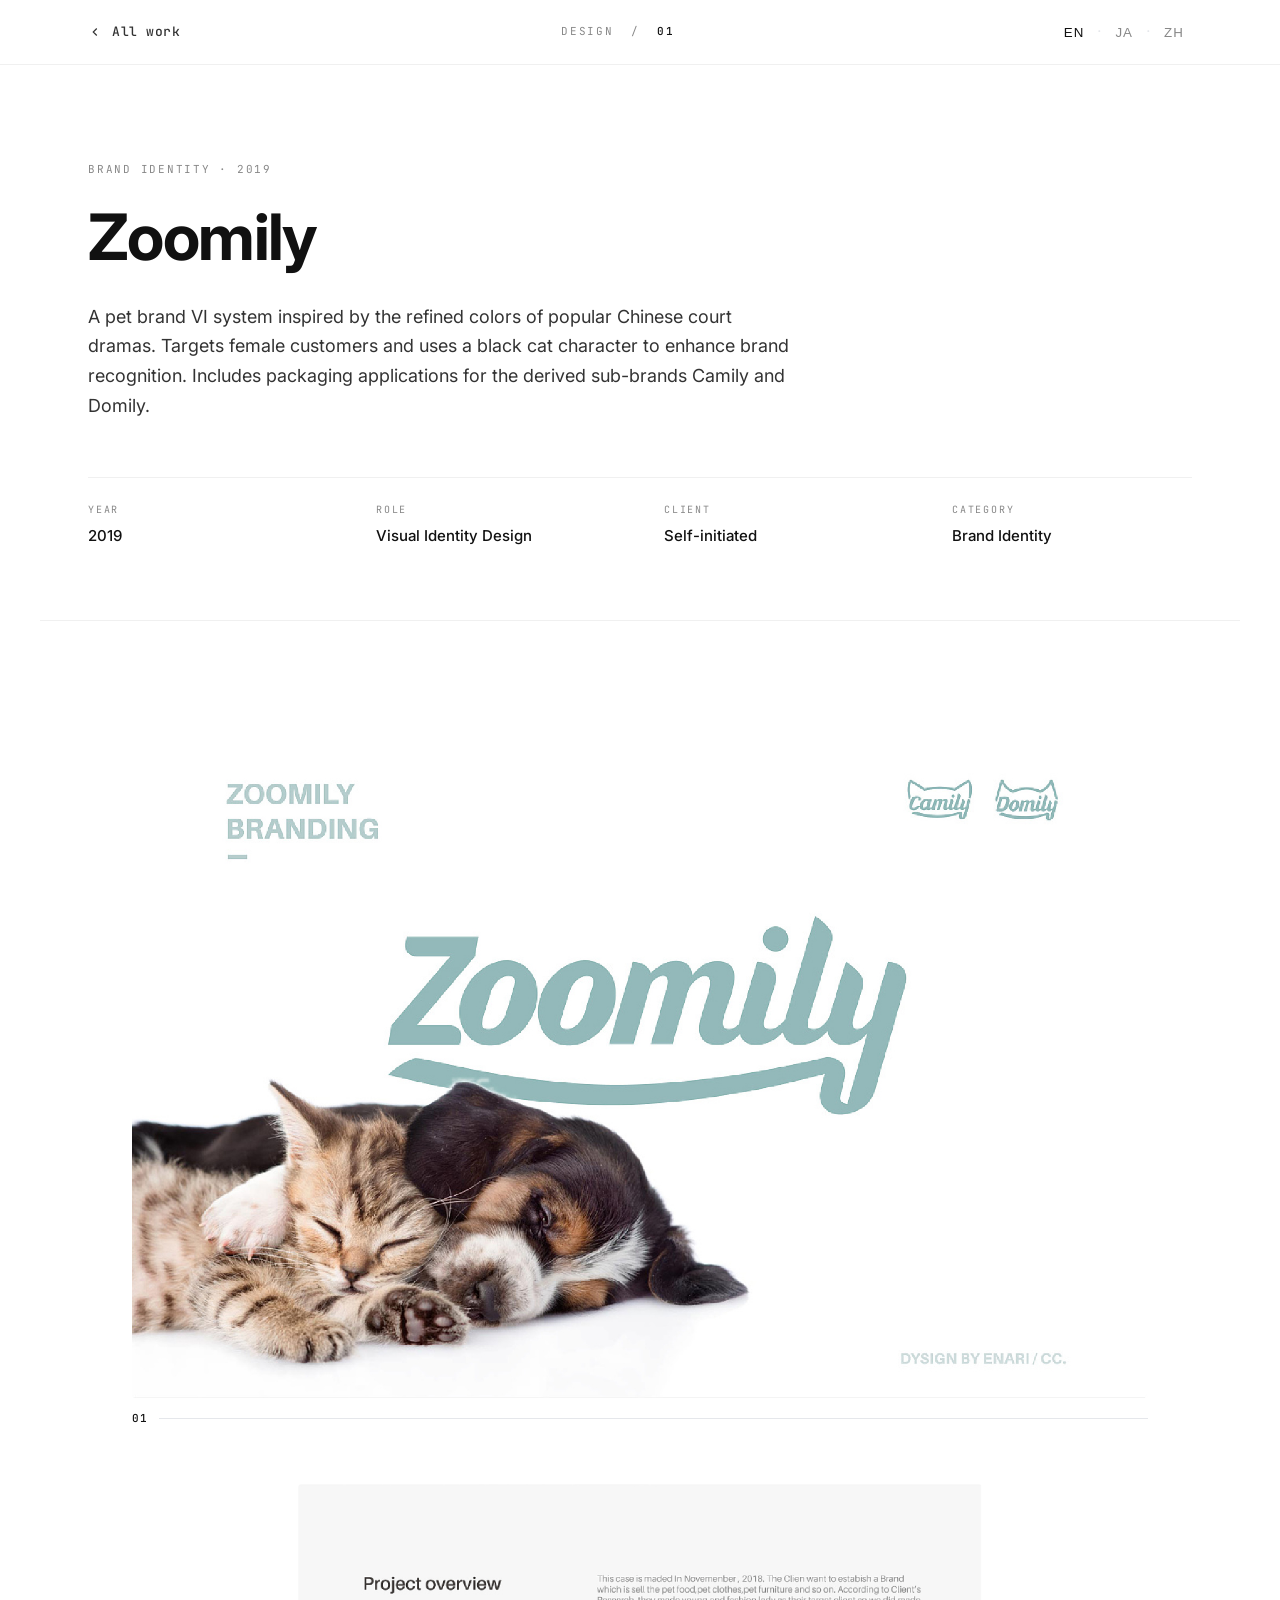
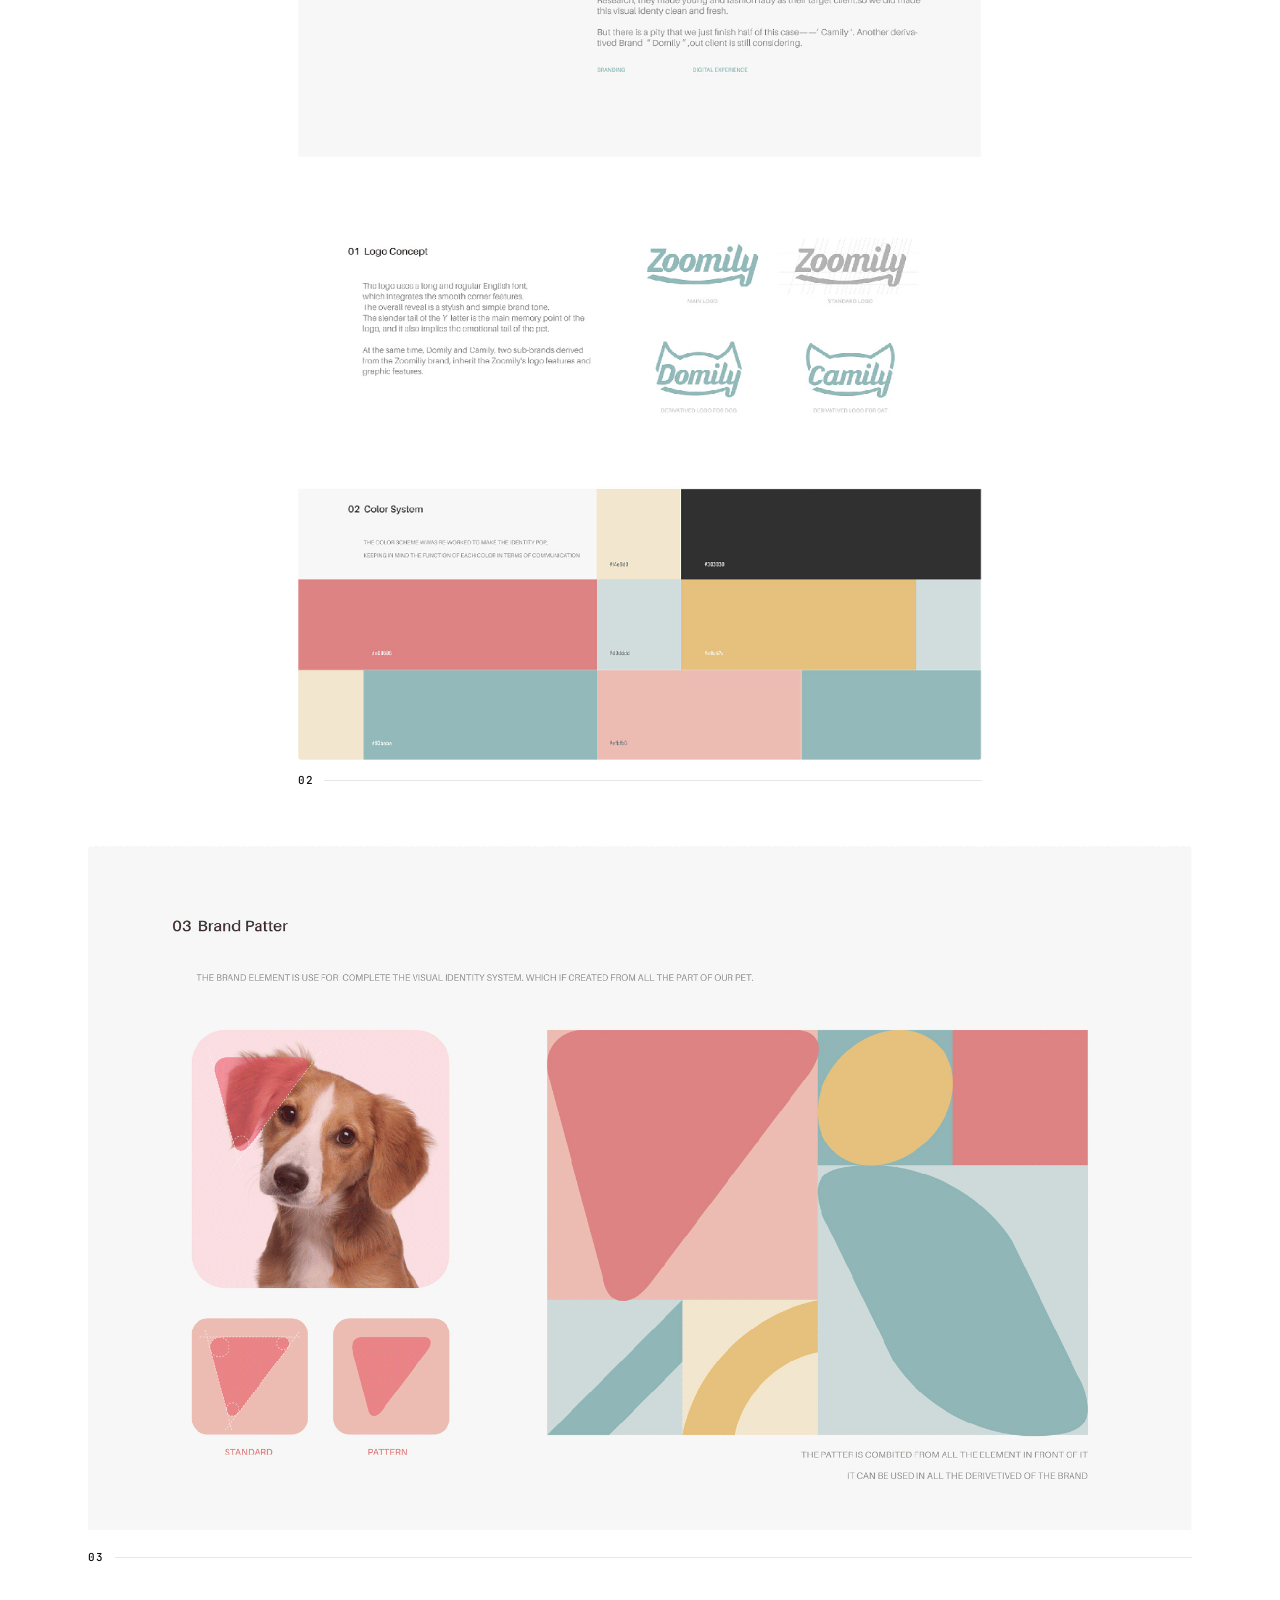
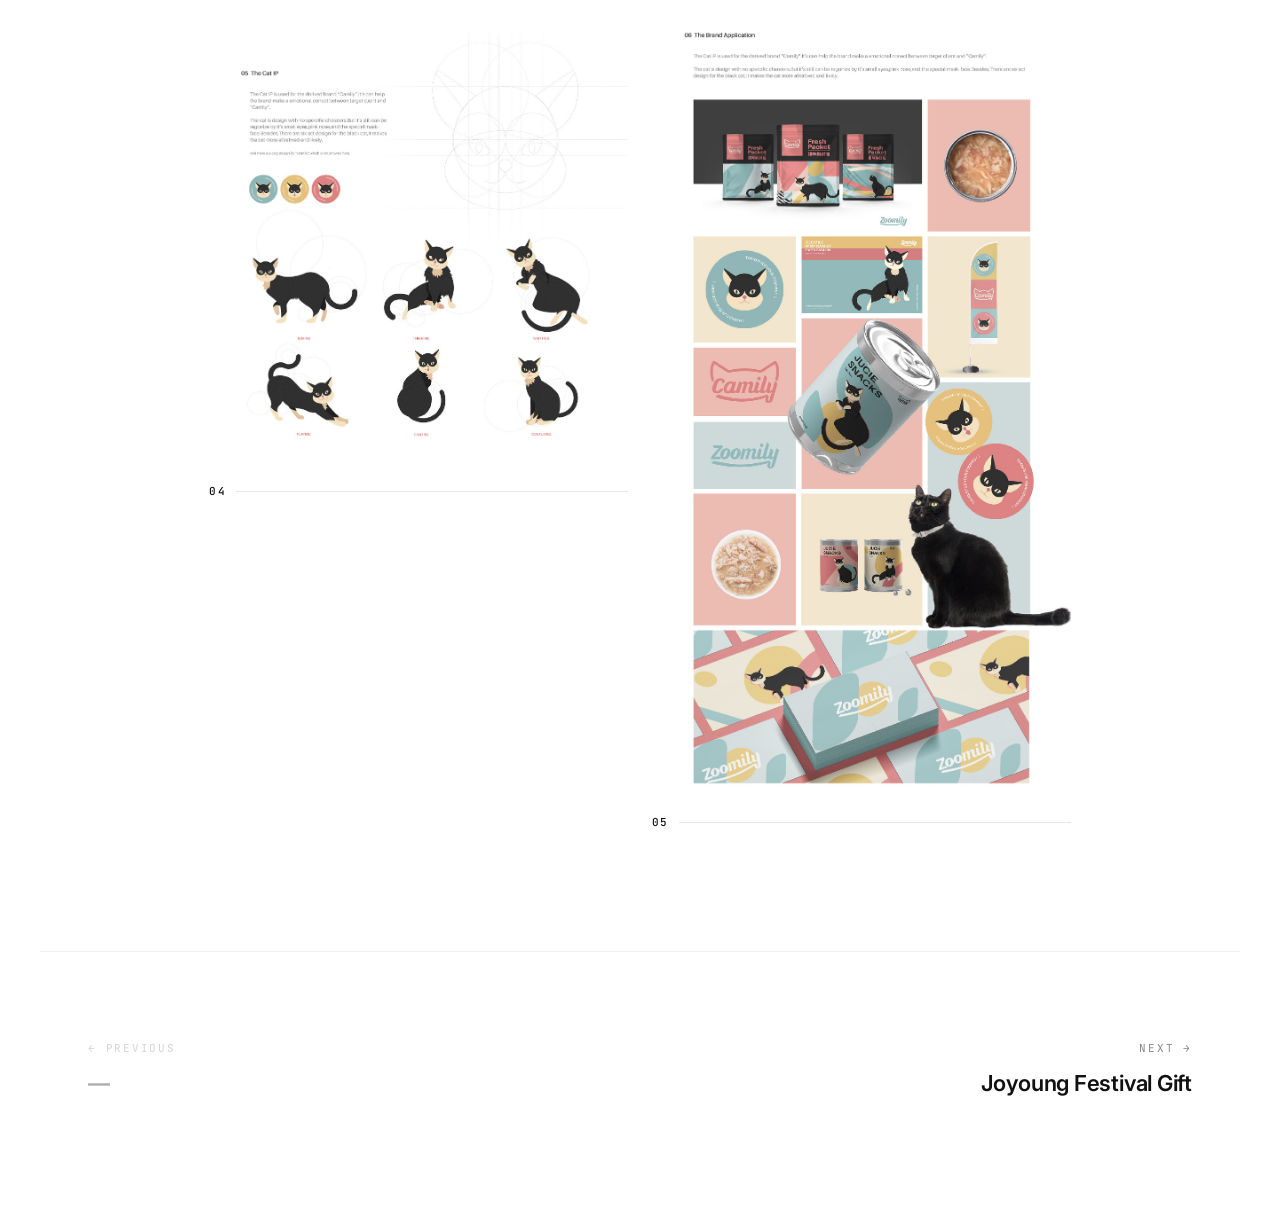
<file: project.html>
<!DOCTYPE html>
<html lang="en">
<head>
<meta charset="utf-8" />
<meta name="viewport" content="width=device-width, initial-scale=1" />
<title>Project — Cheng Jiang</title>

<link rel="preconnect" href="https://fonts.googleapis.com">
<link rel="preconnect" href="https://fonts.gstatic.com" crossorigin>
<link href="https://fonts.googleapis.com/css2?family=Inter:wght@400;500;600;700&family=JetBrains+Mono:wght@400;500&family=Noto+Sans+JP:wght@400;500;600;700&family=Noto+Sans+SC:wght@400;500;600;700&display=swap" rel="stylesheet">

<link rel="stylesheet" href="assets/css/tokens.css">
<link rel="stylesheet" href="assets/css/base.css">
<link rel="stylesheet" href="assets/css/project.css">

<!-- Apply theme before paint to prevent flash. -->
<script>
(function() {
  try {
    const saved = localStorage.getItem('theme');
    const mode = saved || 'auto';
    const sysDark = window.matchMedia && window.matchMedia('(prefers-color-scheme: dark)').matches;
    const resolved = mode === 'auto' ? (sysDark ? 'dark' : 'light') : mode;
    document.documentElement.setAttribute('data-theme', resolved);
    document.documentElement.setAttribute('data-theme-mode', mode);
  } catch (e) {}
})();
</script>
</head>
<body>

<header class="topbar">
  <div class="topbar-inner">
    <a class="back-link" href="index.html#design" id="back-link">
      <svg width="14" height="14" viewBox="0 0 24 24" fill="none" stroke="currentColor" stroke-width="2"><path d="M15 18l-6-6 6-6"/></svg>
      <span data-i18n="back">All work</span>
    </a>
    <div class="crumb">
      <span data-i18n="design">Design</span> &nbsp;/&nbsp; <strong id="crumb-num">01</strong>
    </div>
    <div class="lang-toggle">
      <button data-lang="en">EN</button>
      <span class="sep">·</span>
      <button data-lang="ja">JA</button>
      <span class="sep">·</span>
      <button data-lang="zh">ZH</button>
    </div>
  </div>
</header>

<section class="hero" data-reveal>
  <div class="hero-eyebrow" id="hero-eyebrow"></div>
  <h1 class="hero-title" id="hero-title"></h1>
  <p class="hero-desc" id="hero-desc"></p>
  <div class="hero-meta">
    <div class="meta-item">
      <span class="meta-label" data-i18n="meta_year">Year</span>
      <span class="meta-value" id="meta-year"></span>
    </div>
    <div class="meta-item">
      <span class="meta-label" data-i18n="meta_role">Role</span>
      <span class="meta-value" id="meta-role"></span>
    </div>
    <div class="meta-item">
      <span class="meta-label" data-i18n="meta_client">Client</span>
      <span class="meta-value" id="meta-client"></span>
    </div>
    <div class="meta-item">
      <span class="meta-label" data-i18n="meta_category">Category</span>
      <span class="meta-value" id="meta-cat"></span>
    </div>
  </div>
</section>

<main class="stack" id="stack"></main>

<nav class="nextnav">
  <a class="prev-col" id="prev-link">
    <span class="dir">← <span data-i18n="prev">Previous</span></span>
    <span class="name" id="prev-name"></span>
  </a>
  <a class="next-col" id="next-link">
    <span class="dir"><span data-i18n="next">Next</span> →</span>
    <span class="name" id="next-name"></span>
  </a>
</nav>

<script src="assets/data/projects.js"></script>
<script src="assets/data/i18n-project.js"></script>
<script src="assets/js/project-page.js"></script>

</body>
</html>
</file>
<file: assets/css/tokens.css>
/* Design tokens — colors, fonts, radii, shadows. Light is default; dark
   theme overrides via [data-theme="dark"]. The --glow-* triplet feeds the
   spotlight/trail/lit-card effects so they retune themselves per theme. */

:root {
  /* Light theme (default) */
  --bg:        #ffffff;
  --bg-alt:    #f5f5f5;
  --bg-tag:    #f3f4f6;
  --bg-hover:  #f9fafb;
  --bg-deep:   #0f172a;        /* dark surfaces (dark project thumb) */
  --ink:       #111111;
  --ink-body:  #333333;
  --ink-muted: #888888;
  --ink-tag:   #4b5563;
  --ink-on-deep: #f5f5f5;
  --ink-on-deep-muted: #94a3b8;
  --accent:    #475569;
  --accent-soft: #64748b;
  --border:    #e5e7eb;
  --border-soft: #f0f0f0;
  --border-stronger: #d6dbe2;
  --tooltip-bg: #111;
  --tooltip-fg: #fff;
  --selection-bg: #cbd5e1;
  --selection-fg: #0f172a;
  --sep-pipe:  #d1d5db;
  --shadow-card: 0 2px 8px rgba(0,0,0,0.06);
  --shadow-lift: 0 12px 32px -8px rgba(15,23,42,0.18), 0 4px 12px rgba(15,23,42,0.06);
  --shadow-proj-hover: 0 4px 12px rgba(0,0,0,0.08);
  --thumb-from: #f8fafc;
  --thumb-to:   #e2e8f0;
  --feature-from: #475569;
  --feature-to:   #334155;
  --gallery-img-filter: none;
  --copy-success: #16a34a;
  /* Glow color used by spotlight, trail, card lit-state — warm orange in light */
  --glow-r: 255;
  --glow-g: 170;
  --glow-b: 80;
  --radius-card: 8px;
  --radius-tag:  4px;
  --radius-img:  12px;
  --font-sans:   'Inter', 'Noto Sans JP', 'Noto Sans SC', system-ui, -apple-system, sans-serif;
  --font-cjk:    'Noto Sans JP', 'Noto Sans SC', 'Inter', system-ui, sans-serif;
  --font-mono:   'JetBrains Mono', 'SF Mono', Menlo, Consolas, monospace;
}

/* Dark theme — cool blue-gray, gentle contrast, glow shifts to soft cyan-blue */
:root[data-theme="dark"] {
  --bg:        #0f1419;
  --bg-alt:    #161c23;
  --bg-tag:    #1a222b;
  --bg-hover:  #182029;
  --bg-deep:   #060a0e;
  --ink:       #e8eef5;
  --ink-body:  #b8c2cf;
  --ink-muted: #6b7785;
  --ink-tag:   #94a3b8;
  --ink-on-deep: #e8eef5;
  --ink-on-deep-muted: #6b7785;
  --accent:    #a8c5e0;
  --accent-soft: #7d9cba;
  --border:    #232c36;
  --border-soft: #1a222b;
  --border-stronger: #2d3845;
  --tooltip-bg: #e8eef5;
  --tooltip-fg: #0f1419;
  --selection-bg: #2d3845;
  --selection-fg: #e8eef5;
  --sep-pipe:  #2d3845;
  --shadow-card: 0 2px 8px rgba(0,0,0,0.30);
  --shadow-lift: 0 12px 32px -8px rgba(0,0,0,0.55), 0 4px 12px rgba(0,0,0,0.35);
  --shadow-proj-hover: 0 4px 14px rgba(0,0,0,0.40);
  --thumb-from: #1a222b;
  --thumb-to:   #0f1419;
  --feature-from: #2d3845;
  --feature-to:   #1a222b;
  --gallery-img-filter: brightness(0.85);
  --copy-success: #4ade80;
  /* Cool, gentle cyan-blue — present but not visually loud over reading */
  --glow-r: 120;
  --glow-g: 200;
  --glow-b: 255;
}

:root[lang="ja"], :root[lang="zh"] { --font-sans: 'Noto Sans JP', 'Noto Sans SC', 'Inter', system-ui, sans-serif; }
:root[lang="zh"] { --font-sans: 'Noto Sans SC', 'Noto Sans JP', 'Inter', system-ui, sans-serif; }
</file>
<file: assets/css/base.css>
/* Resets, typographic defaults, selection. Shared by index and project. */

*, *::before, *::after { box-sizing: border-box; }
html, body { margin: 0; padding: 0; }
html { scroll-behavior: smooth; }
body {
  background: var(--bg);
  color: var(--ink-body);
  font-family: var(--font-sans);
  font-size: 16px;
  line-height: 1.6;
  -webkit-font-smoothing: antialiased;
  -moz-osx-font-smoothing: grayscale;
  text-rendering: optimizeLegibility;
}

::selection { background: var(--selection-bg); color: var(--selection-fg); }

/* Smooth theme transition — only active during user-initiated theme change */
html.theme-transitioning,
html.theme-transitioning *,
html.theme-transitioning *::before,
html.theme-transitioning *::after {
  transition:
    background-color 0.45s ease,
    background 0.45s ease,
    color 0.45s ease,
    border-color 0.45s ease,
    box-shadow 0.45s ease,
    fill 0.45s ease,
    stroke 0.45s ease !important;
}

@media (prefers-reduced-motion: reduce) {
  *, *::before, *::after { animation-duration: 0.01ms !important; transition-duration: 0.01ms !important; }
  [data-reveal] { opacity: 1; transform: none; }
}
</file>
<file: assets/css/project.css>
/* Project detail page — top bar, hero meta, image stack with content-aware
   widths, prev/next nav. Inherits tokens.css and base.css. */

img { display: block; max-width: 100%; height: auto; }

/* Top bar */
.topbar {
  position: sticky;
  top: 0;
  z-index: 50;
  background: rgba(255,255,255,0.92);
  backdrop-filter: saturate(180%) blur(12px);
  -webkit-backdrop-filter: saturate(180%) blur(12px);
  border-bottom: 1px solid var(--border-soft);
}
:root[data-theme="dark"] .topbar {
  background: rgba(15, 20, 25, 0.85);
}
.topbar-inner {
  max-width: 1200px;
  margin: 0 auto;
  padding: 0 48px;
  height: 64px;
  display: flex;
  align-items: center;
  justify-content: space-between;
  gap: 24px;
}
.back-link {
  display: inline-flex;
  align-items: center;
  gap: 10px;
  color: var(--ink-body);
  text-decoration: none;
  font-size: 13px;
  font-family: var(--font-mono);
  font-weight: 500;
  letter-spacing: 0.04em;
  transition: color 0.2s ease, gap 0.2s ease;
}
.back-link:hover { color: var(--ink); gap: 14px; }
.back-link svg { transition: transform 0.2s ease; }
.back-link:hover svg { transform: translateX(-2px); }

.crumb {
  font-family: var(--font-mono);
  font-size: 11px;
  letter-spacing: 0.16em;
  text-transform: uppercase;
  color: var(--ink-muted);
}
.crumb strong { color: var(--ink); font-weight: 500; }

.lang-toggle {
  display: flex;
  align-items: center;
  gap: 2px;
  font-family: var(--font-mono);
  font-size: 11px;
  font-weight: 500;
}
.lang-toggle button {
  background: none;
  border: 0;
  padding: 6px 8px;
  color: var(--ink-muted);
  cursor: pointer;
  letter-spacing: 0.08em;
  transition: color 0.15s ease;
}
.lang-toggle button:hover { color: var(--ink-body); }
.lang-toggle button.active { color: var(--ink); }
.lang-toggle .sep { color: var(--border); padding: 0 2px; }

/* Header / hero meta */
.hero {
  max-width: 1200px;
  margin: 0 auto;
  padding: 96px 48px 72px;
  border-bottom: 1px solid var(--border-soft);
}
.hero-eyebrow {
  font-family: var(--font-mono);
  font-size: 11px;
  letter-spacing: 0.16em;
  text-transform: uppercase;
  color: var(--ink-muted);
  margin: 0 0 24px;
}
.hero-title {
  font-size: clamp(40px, 6vw, 64px);
  font-weight: 700;
  line-height: 1.05;
  letter-spacing: -0.025em;
  color: var(--ink);
  margin: 0 0 32px;
  max-width: 14ch;
}
.hero-desc {
  font-size: 18px;
  line-height: 1.65;
  color: var(--ink-body);
  margin: 0 0 56px;
  max-width: 64ch;
}
.hero-meta {
  display: grid;
  grid-template-columns: repeat(4, 1fr);
  gap: 32px 48px;
  padding-top: 24px;
  border-top: 1px solid var(--border-soft);
}
.meta-item {
  display: flex;
  flex-direction: column;
  gap: 6px;
}
.meta-label {
  font-family: var(--font-mono);
  font-size: 10px;
  letter-spacing: 0.18em;
  text-transform: uppercase;
  color: var(--ink-muted);
}
.meta-value {
  font-size: 15px;
  color: var(--ink);
  font-weight: 500;
}

/* Image stack */
.stack {
  max-width: 1200px;
  margin: 0 auto;
  padding: 88px 48px 120px;
  display: flex;
  flex-direction: column;
  gap: 56px;
}

.img-block { position: relative; }
.img-block img {
  width: 100%;
  border-radius: 4px;
}
.img-caption {
  margin-top: 12px;
  font-family: var(--font-mono);
  font-size: 11px;
  letter-spacing: 0.12em;
  text-transform: uppercase;
  color: var(--ink-muted);
  display: flex;
  align-items: center;
  gap: 10px;
}
.img-caption .num { color: var(--ink); font-weight: 500; }
.img-caption .line {
  flex: 1;
  height: 1px;
  background: var(--border);
}

/* Layout variants */
.img-full   { width: 100%; }
.img-wide   { width: 92%; margin: 0 auto; }
.img-medium { width: 78%; margin: 0 auto; }
.img-narrow { width: 62%; margin: 0 auto; }

/* Pair: two portraits side by side */
.img-pair {
  display: grid;
  grid-template-columns: 1fr 1fr;
  gap: 24px;
  align-items: start;
}
.img-pair .img-block { width: 100%; }
.img-pair .img-block img { width: 100%; }

/* Footer / next-prev */
.nextnav {
  max-width: 1200px;
  margin: 0 auto;
  padding: 64px 48px 96px;
  border-top: 1px solid var(--border-soft);
  display: grid;
  grid-template-columns: 1fr 1fr;
  gap: 24px;
}
.nextnav a {
  display: flex;
  flex-direction: column;
  gap: 8px;
  padding: 24px 0;
  text-decoration: none;
  color: var(--ink-body);
  transition: color 0.2s ease, transform 0.2s ease;
}
.nextnav a.disabled {
  pointer-events: none;
  opacity: 0.35;
}
.nextnav a:hover { color: var(--ink); }
.nextnav .dir {
  font-family: var(--font-mono);
  font-size: 11px;
  letter-spacing: 0.16em;
  text-transform: uppercase;
  color: var(--ink-muted);
}
.nextnav .name {
  font-size: 22px;
  font-weight: 600;
  letter-spacing: -0.01em;
  color: var(--ink);
}
.nextnav .next-col { text-align: right; }

/* Reveal animation */
[data-reveal] {
  opacity: 0;
  transform: translateY(16px);
  transition: opacity 0.7s ease, transform 0.7s ease;
}
[data-reveal].in {
  opacity: 1;
  transform: translateY(0);
}

@media (max-width: 900px) {
  .topbar-inner, .hero, .stack, .nextnav { padding-left: 24px; padding-right: 24px; }
  .hero { padding-top: 56px; padding-bottom: 48px; }
  .hero-title { font-size: 36px; }
  .hero-meta { grid-template-columns: 1fr 1fr; gap: 24px; }
  .stack { padding-top: 56px; gap: 40px; }
  .img-wide, .img-medium, .img-narrow { width: 100%; }
  .img-pair { grid-template-columns: 1fr; gap: 24px; }
  .nextnav { grid-template-columns: 1fr; }
  .nextnav .next-col { text-align: left; }
  .crumb { display: none; }
}
</file>
